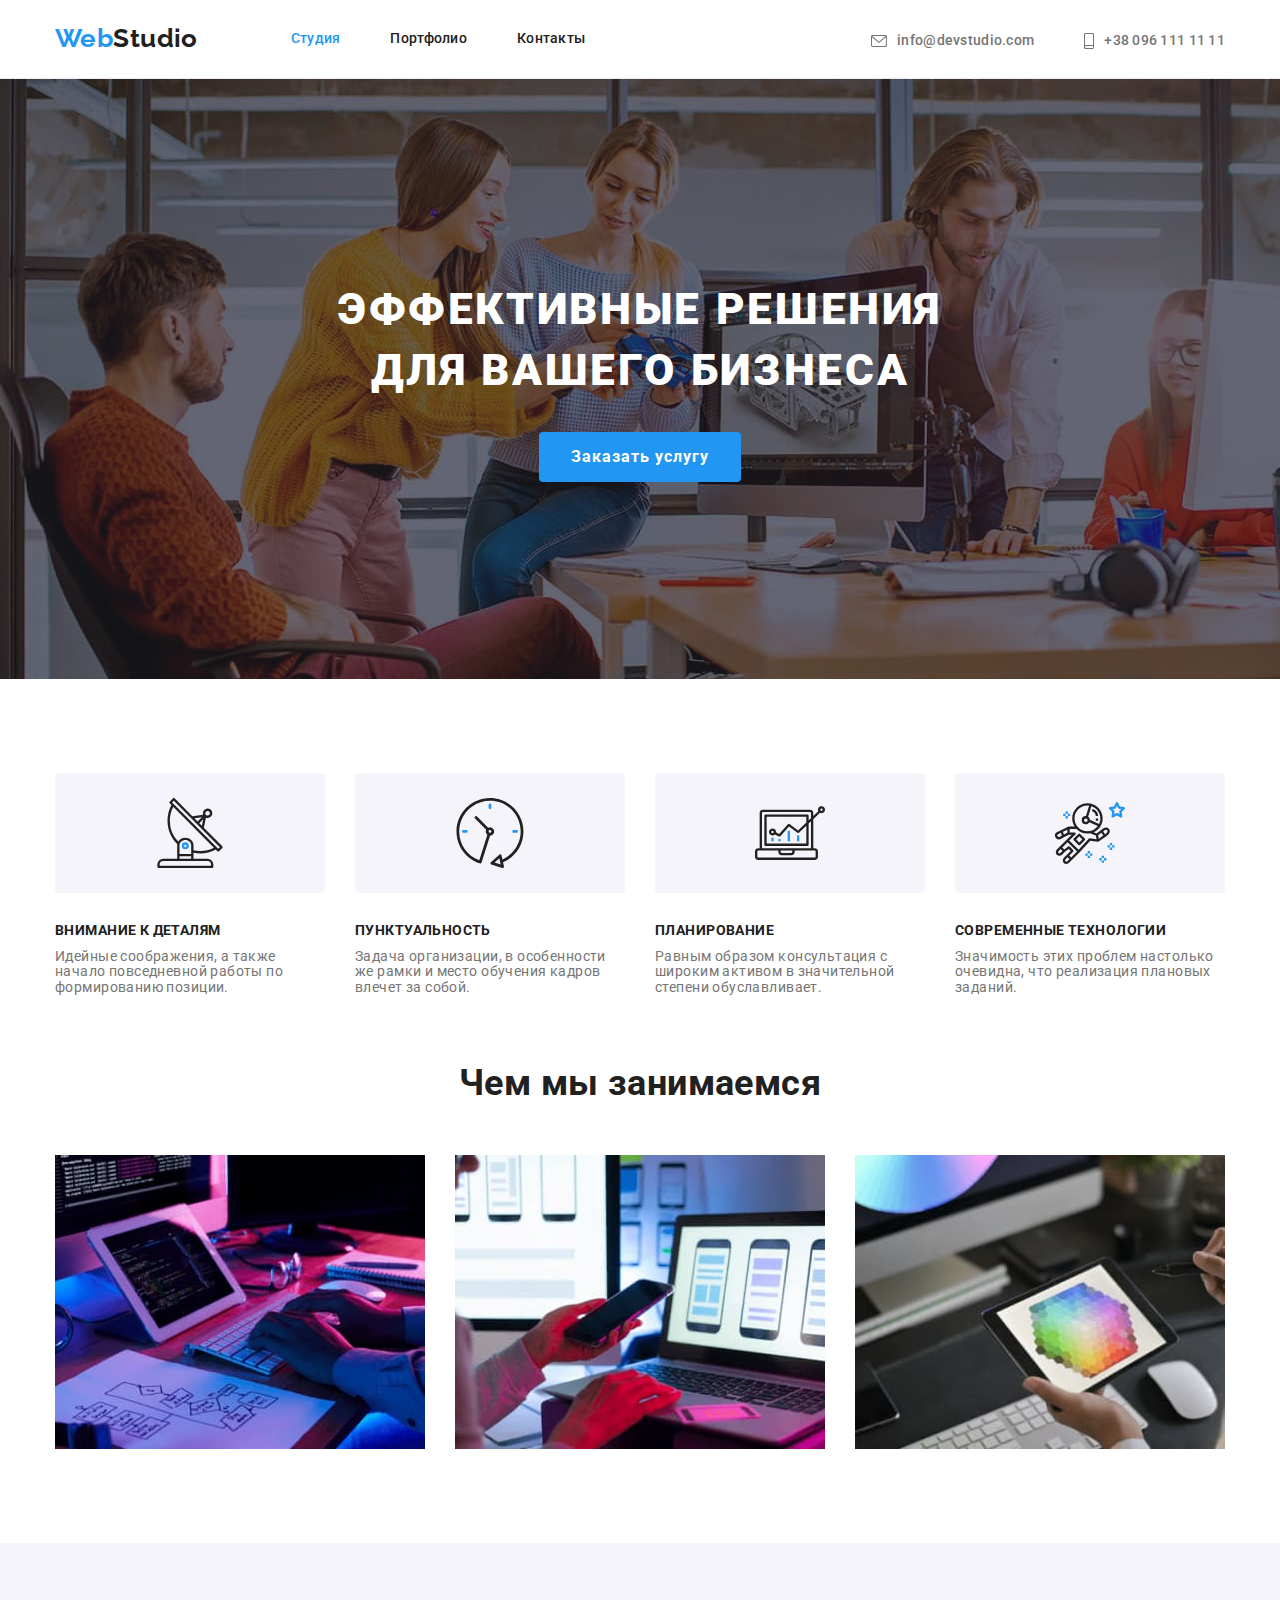
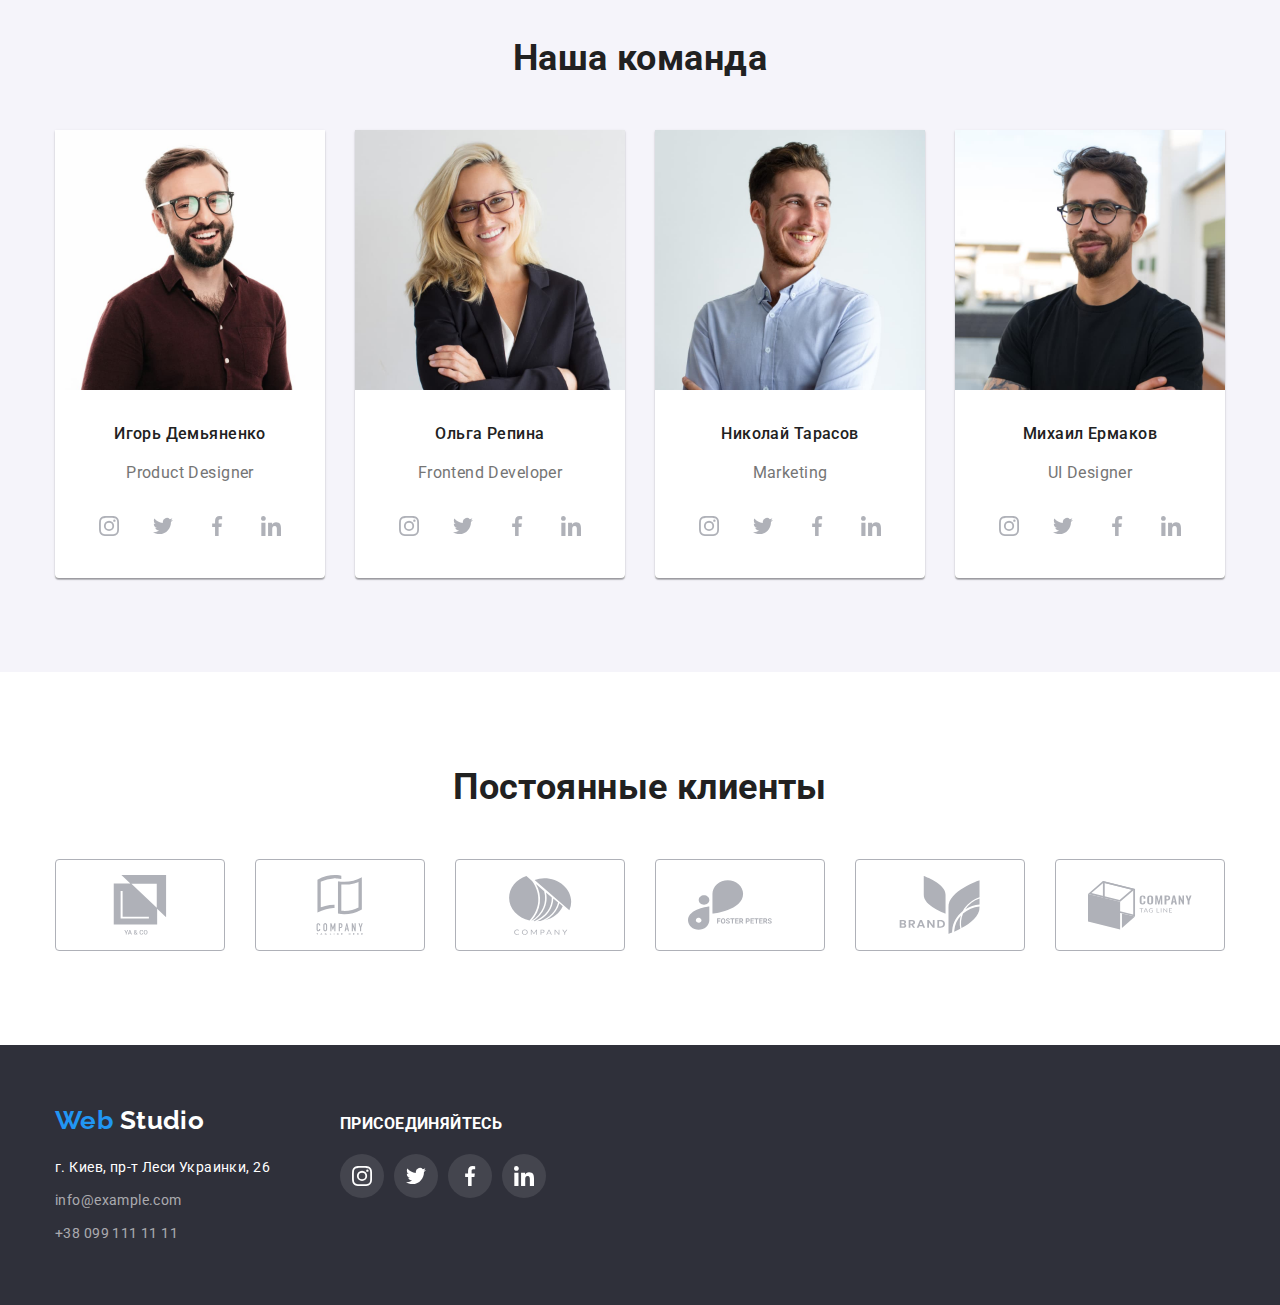
<file: index.html>
<!DOCTYPE html>
<html lang="ru">

<head>
    <meta charset="UTF-8">
    <meta http-equiv="X-UA-Compatible" content="IE=edge">
    <meta name="viewport" content="width=device-width, initial-scale=1.0">
    <title>Document</title>
    <link rel="stylesheet" href="https://cdnjs.cloudflare.com/ajax/libs/modern-normalize/1.1.0/modern-normalize.min.css">
    <link rel="preconnect" href="https://fonts.googleapis.com">
    <link rel="preconnect" href="https://fonts.gstatic.com" crossorigin>
    <link href="https://fonts.googleapis.com/css2?family=Raleway:wght@700&family=Roboto:wght@400;500;700;900&display=swap"
        rel="stylesheet">
    <link rel="stylesheet" href="./css/style.css">
</head>

<body>
    <header class="header">
        <div class="container main-nav">
            <nav class="nav">
            <a  href="#" class="logo-nav" >Web<span class="logoheder">Studio</span></a>
            
            <ul class="nav-container list " >
                <li class="item" ><a href="#" class="link-nav current" >Студия</a></li>
                <li class="item"><a href="./portfolio.html"class="link-nav">Портфолио</a></li>
                <li class="item"><a href="#" class="link-nav">Контакты</a></li>
                    
            </ul>
            </nav>

            <ul class="contacts-section list">
                <li class="item">
                    <a href="mailto:info@devstudio.com" class="contact-link">
                        <svg class="icon-mailto" width="16" height="12">
                            <use href="./image/sprite.svg#icon-mailto"></use>
                        </svg> 
                        info@devstudio.com</a>
                </li>
                <li class="item">
                    <a class="contact-link" href="tel:+380961111111" >
                        <svg class="icon-tel" width="10" height="16">
                            <use href="./image/sprite.svg#icon-tel"></use>
                        </svg>
                        +38 096 111 11 11</a>
                </li>
            </ul>

        </div>
    </header>

    <main class="main">

        <!--Секция Герой-->
        
        <section class="section-hero hero-box">
            
        <div class="container  ">
            <h1 class="title-hero">Эффективные решения для вашего бизнеса</h1>
            <button type="button" class="hero-button">Заказать услугу</button>
        </div>
        </section>
        
        <!--Секция Особенности-->
       
        <section class="section-features">
            <div class="container ">

            <h2 class="title-features">Особенности</h2>

            <ul class="features-container list">
                <li class="item">
                    <div class="icon-features-box">
                    <svg class="icon-features" width="70" height="70">
                        <use href="./image/sprite.svg#icon-antenna"></use>
                    </svg>
                    </div>
                    <h3 class="features-title-list">Внимание к деталям</h3>
                    <p  class="text-title">Идейные соображения, а также начало повседневной работы по формированию позиции.</p>
                </li>
                <li class="item">
                    <div class="icon-features-box">
                        <svg class="icon-features" width="70" height="70">
                            <use href="./image/sprite.svg#icon-clock"></use>
                        </svg>
                    </div>
                    <h3 class="features-title-list">Пунктуальность</h3>
                    <p class="text-title">Задача организации, в особенности же рамки и место обучения кадров влечет за собой.</p>
                </li>
                <li class="item">
                    <div class="icon-features-box">
                        <svg class="icon-features" width="70" height="70">
                            <use href="./image/sprite.svg#icon-diagram"></use>
                        </svg>
                    </div>
                    <h3 class="features-title-list">Планирование</h3>
                    <p class="text-title">Равным образом консультация с широким активом в значительной степени обуславливает.</p>
                </li>
                <li class="item">
                    <div class="icon-features-box">
                        <svg class="icon-features" width="70" height="70">
                            <use href="./image/sprite.svg#icon-astronaut"></use>
                        </svg>
                    </div>
                    <h3 class="features-title-list">Современные технологии</h3>
                    <p class="text-title">Значимость этих проблем настолько очевидна, что реализация плановых заданий.</p>
                </li>
            </ul>
            </div>
        </section>
        
        <!--Секция Чем мы занимаемся-->
       
        <section class="section-work">
            <div class="container">

            <h2 class="work-title ">Чем мы занимаемся</h2>

           <ul class="work-container list">
               <li class="item "><img src="./image/box1.jpg " width="370" alt="Компьютер"/></li>
               <li class="item "><img src="./image/box2.jpg" width="370" alt="Мобильный телефон"/></li>
               <li class="item "><img src="./image/box3.jpg" width="370" alt="Планшет"/></li>
            </ul>

            </div>
        </section>
        
        <!--Секция Наша команда-->
        
         <section class="section-team">
            <div class="container">

            <h2 class="title-team">Наша команда</h2>

            <ul class="container-team list">
                <li class="item">
                    <div class="card-thumb">
                    <img src="./image/team-card1.jpg" alt="Игорь Демьяненко" width="270" />
                    <div class="card-team">
                    <h3 class="team-name ">Игорь Демьяненко</h3>
                    <p class="team-position">Product Designer</p>
                    <ul class="social-links-box list">
                    
                        <li><a class="icon-box-team" href="#">
                                <svg class="icon-team" width="44" height="44">
                                    <use href="./image/sprite.svg#icon-instagram"></use>
                                </svg>
                            </a>
                        </li>
                    
                        <li>
                            <a class="icon-box-team" href="#">
                                <svg class="icon-team" width="44" height="44">
                                    <use href="./image/sprite.svg#icon-twitter"></use>
                                </svg>
                            </a>
                        </li>
                    
                        <li>
                            <a class="icon-box-team" href="#">
                                <svg class="icon-team" width="44" height="44">
                                    <use href="./image/sprite.svg#icon-facebook"></use>
                                </svg>
                            </a>
                        </li>
                    
                        <li>
                            <a class="icon-box-team" href="#">
                                <svg class="icon-team" width="44" height="44">
                                    <use href="./image/sprite.svg#icon-linkedin"></use>
                                </svg>
                            </a>
                        </li>
                    </ul>
                    </div>
                   
                    </div>
                </li>
                <li class="item">
                    <div class="card-thumb">
                    <img src="./image/team-card2.jpg" alt="Ольга Репина" width="270" />                 
                    <div class="card-team">
                    <h3 class="team-name">Ольга Репина</h3>
                    <p class="team-position">Frontend Developer</p>
                    <ul class="social-links-box list">
                    
                        <li><a class="icon-box-team" href="#">
                                <svg class="icon-team" width="44" height="44">
                                    <use href="./image/sprite.svg#icon-instagram"></use>
                                </svg>
                            </a>
                        </li>
                    
                        <li>
                            <a class="icon-box-team" href="#">
                                <svg class="icon-team" width="44" height="44">
                                    <use href="./image/sprite.svg#icon-twitter"></use>
                                </svg>
                            </a>
                        </li>
                    
                        <li>
                            <a class="icon-box-team" href="#">
                                <svg class="icon-team" width="44" height="44">
                                    <use href="./image/sprite.svg#icon-facebook"></use>
                                </svg>
                            </a>
                        </li>
                    
                        <li>
                            <a class="icon-box-team" href="#">
                                <svg class="icon-team" width="44" height="44">
                                    <use href="./image/sprite.svg#icon-linkedin"></use>
                                </svg>
                            </a>
                        </li>
                    </ul>
                    </div>
                    
                    </div>
                </li>
                <li class="item">
                    <div class="card-thumb">
                    <img src="./image/team-card3.jpg" alt="Николай Тарасов" width="270" />
                    <div class="card-team">
                    <h3 class="team-name">Николай Тарасов</h3>
                    <p class="team-position">Marketing</p>
                    <ul class="social-links-box list">
                    
                        <li><a class="icon-box-team" href="#">
                                <svg class="icon-team" width="44" height="44">
                                    <use href="./image/sprite.svg#icon-instagram"></use>
                                </svg>
                            </a>
                        </li>
                    
                        <li>
                            <a class="icon-box-team" href="#">
                                <svg class="icon-team" width="44" height="44">
                                    <use href="./image/sprite.svg#icon-twitter"></use>
                                </svg>
                            </a>
                        </li>
                    
                        <li>
                            <a class="icon-box-team" href="#">
                                <svg class="icon-team" width="44" height="44">
                                    <use href="./image/sprite.svg#icon-facebook"></use>
                                </svg>
                            </a>
                        </li>
                    
                        <li>
                            <a class="icon-box-team" href="#">
                                <svg class="icon-team" width="44" height="44">
                                    <use href="./image/sprite.svg#icon-linkedin"></use>
                                </svg>
                            </a>
                        </li>
                    </ul>
                    </div>
                  
                    </div>
                </li>
                <li class="item">
                    <div class="card-thumb">
                    <img src="./image/img.jpg" alt="Михаил Ермаков" width="270" />
                    <div class="card-team">
                    <h3 class="team-name">Михаил Ермаков</h3>
                    <p class="team-position">UI Designer</p>
                    <ul class="social-links-box list">
                    
                        <li><a class="icon-box-team" href="#">
                                <svg class="icon-team" width="44" height="44">
                                    <use href="./image/sprite.svg#icon-instagram"></use>
                                </svg>
                            </a>
                        </li>
                    
                        <li>
                            <a class="icon-box-team" href="#">
                                <svg class="icon-team" width="44" height="44">
                                    <use href="./image/sprite.svg#icon-twitter"></use>
                                </svg>
                            </a>
                        </li>
                    
                        <li>
                            <a class="icon-box-team" href="#">
                                <svg class="icon-team" width="44" height="44">
                                    <use href="./image/sprite.svg#icon-facebook"></use>
                                </svg>
                            </a>
                        </li>
                    
                        <li>
                            <a class="icon-box-team" href="#">
                                <svg class="icon-team" width="44" height="44">
                                    <use href="./image/sprite.svg#icon-linkedin"></use>
                                </svg>
                            </a>
                        </li>
                    </ul>
                    </div>
                    
                    </div>
                </li>
            </ul>
            </div>
         </section>
         <!-- Секция наши клиенты -->
         <section class="section-our-clients">

            <div class="container">
                <h2 class="title-team">Постоянные клиенты</h2>
                <ul class="container-our-clients list">

                <li class="item border">
                    <a class="icon-box-clients" href="#">
                        <svg class="icon-clients" width="170" height="92">
                            <use href="./image/sprite.svg#icon-logo1"></use>
                        </svg> 
                    </a>
                </li>
                <li class="item">
                    <a class="icon-box-clients" href="#">
                        <svg class="icon-clients" width="170" height="92">
                            <use href="./image/sprite.svg#icon-logo2"></use>
                        </svg> 
                    </a>
                </li>
                <li class="item">
                    <a class="icon-box-clients" href="#">
                        <svg class="icon-clients" width="170" height="92">
                            <use href="./image/sprite.svg#icon-logo3"></use>
                        </svg> 
                    </a>
                </li>
                <li class="item">
                    <a class="icon-box-clients" href="#">
                        <svg  class="icon-clients" width="170" height="92">
                            <use href="./image/sprite.svg#icon-logo4"></use>
                        </svg>
                    </a>
                </li>
                <li class="item">
                    <a class="icon-box-clients" href="#">
                        <svg class="icon-clients" width="170" height="92">
                            <use href="./image/sprite.svg#icon-logo5"></use>
                        </svg> 
                    </a>
                </li>
                <li class="item">
                    <a class="icon-box-clients" href="#">
                        <svg  class="icon-clients" width="170" height="92">
                            <use href="./image/sprite.svg#icon-logo6"></use>
                        </svg>
                    </a>
                </li>
                </ul>

            </div>

         </section>
        
    </main>
<!--Футер  -->
    <footer class="section-footer">
        <div class="container footer-box ">
            <div class="">
        <a href="#" class="logo-footer">Web <span class="logofooter">Studio</span></a>
        <address>
            <ul class="adress-box list">                
            <li class="list-adress"><p>г. Киев, пр-т Леси Украинки, 26</p></li>
            <li class="list-adress"><a href="mailto:info@example.com "class="contact-footer" >info@example.com</a></li>
            <li class="list-adress"><a href="tel:+380991111111 " class="contact-footer">+38 099 111 11 11</a></li>
            </ul>
        </address>
        </div>
        <div class="join">
            <h3 class="title-footer-join">Присоединяйтесь</h3>
            <ul class="container-social-link list">
                <li class="item-list">
                    <a class="link-social-footer" href="#">
                        <svg class="icon-social-footer" >
                            <use href="./image/sprite.svg#icon-instagram"></use>
                        </svg>
                    </a>
                </li>
                <li class="item-list">
                    <a class="link-social-footer" href="#">
                        <svg class="icon-social-footer" >
                            <use href="./image/sprite.svg#icon-twitter"></use>
                        </svg>
                    </a>
                </li>
                <li class="item-list">
                    <a class="link-social-footer" href="#">
                        <svg class="icon-social-footer" >
                            <use href="./image/sprite.svg#icon-facebook"></use>
                        </svg>
                    </a>
                </li>
                <li class="item-list">
                    <a class="link-social-footer" href="#">
                        <svg class="icon-social-footer" >
                            <use href="./image/sprite.svg#icon-linkedin"></use>
                        </svg>
                    </a>
                </li>
            </ul>
        </div>
        </div>
        
    </footer>
</body>

</html>
</file>
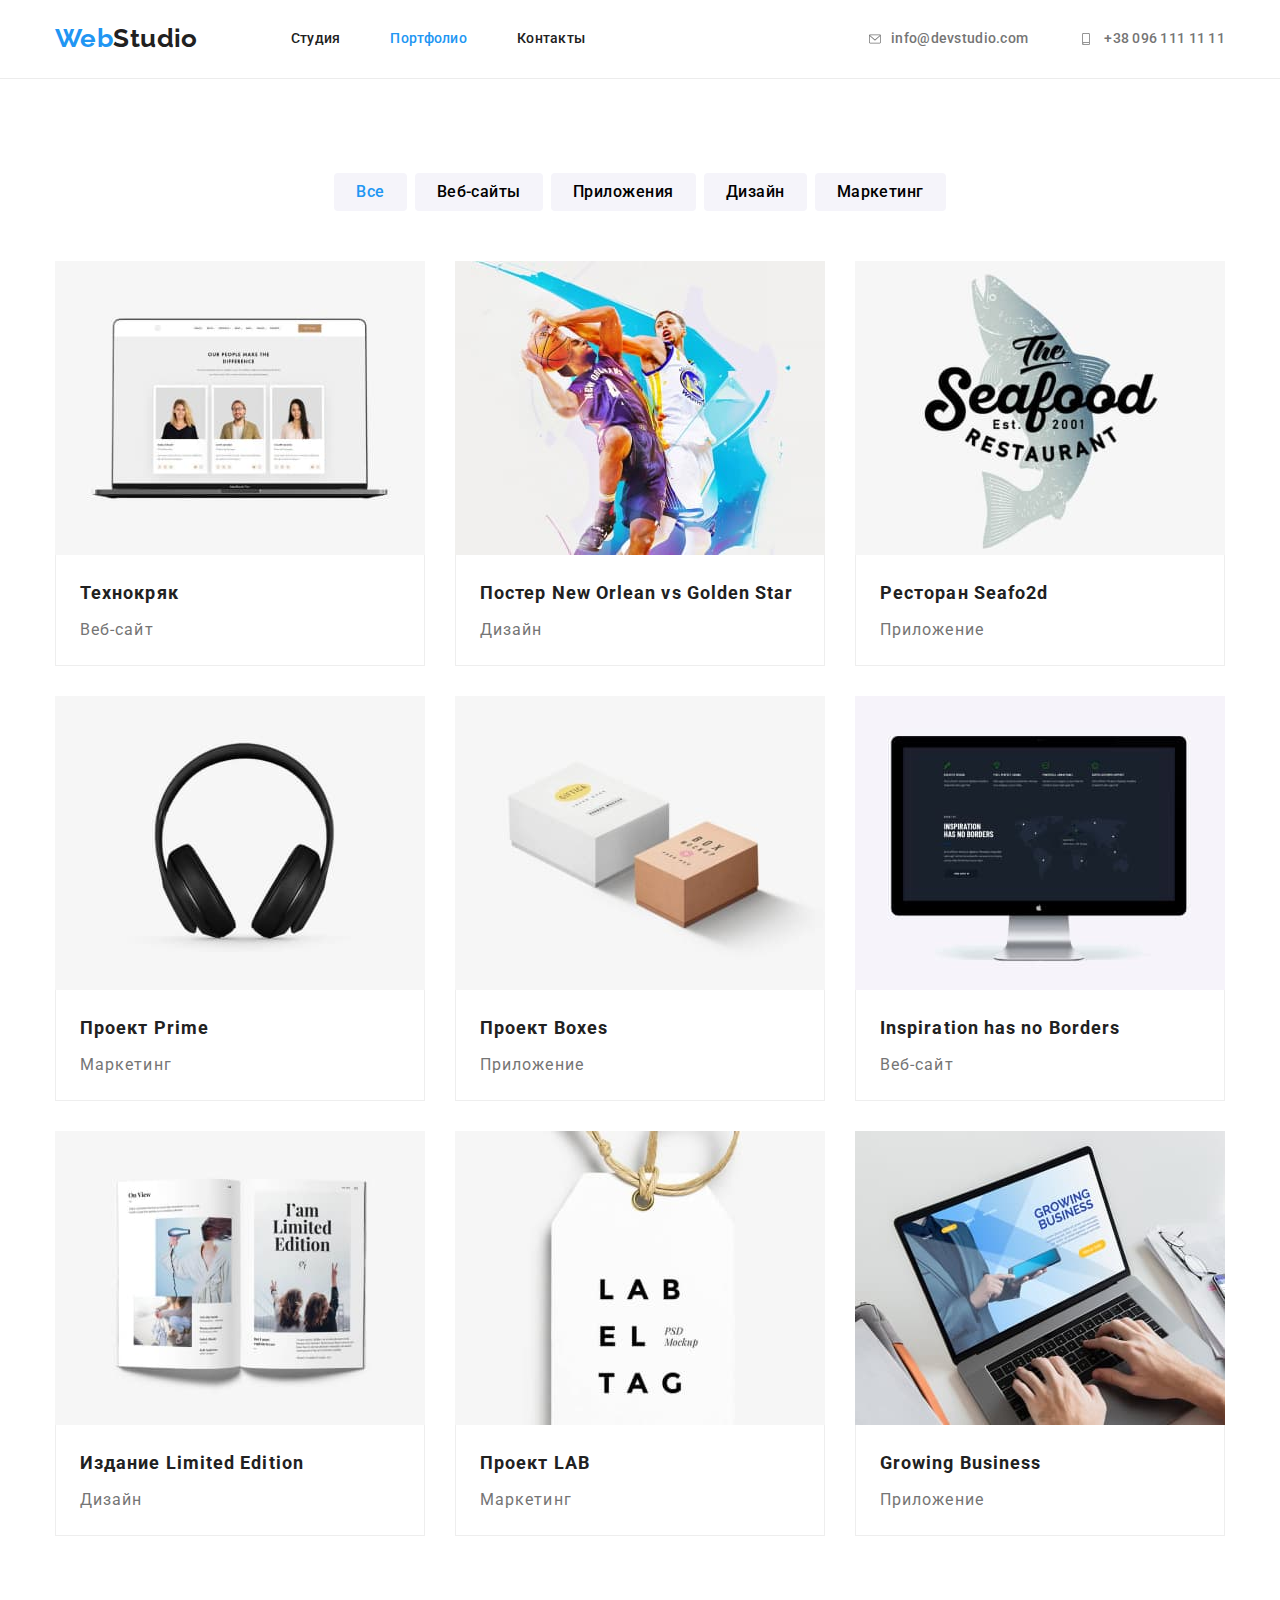
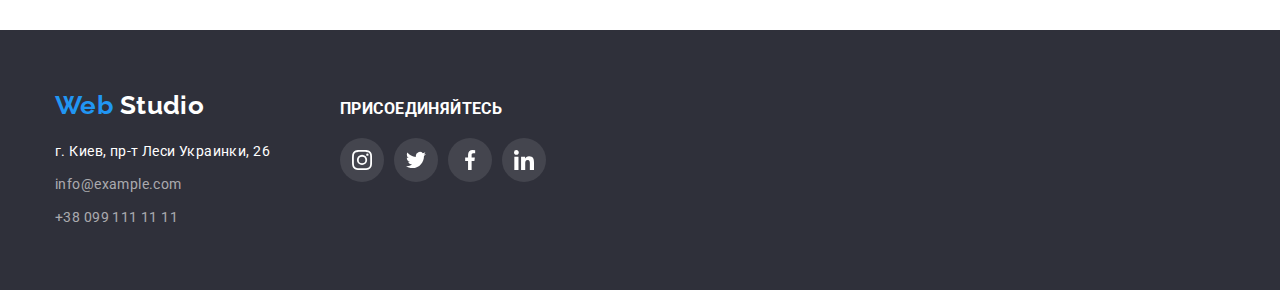
<file: portfolio.html>
<!DOCTYPE html>
<html lang="ru">

<head>
    <meta charset="UTF-8">
    <meta http-equiv="X-UA-Compatible" content="IE=edge">
    <meta name="viewport" content="width=device-width, initial-scale=1.0">
    <title>Document</title>
    <link rel="stylesheet"
        href="https://cdnjs.cloudflare.com/ajax/libs/modern-normalize/1.1.0/modern-normalize.min.css">
    <link rel="preconnect" href="https://fonts.googleapis.com">
    <link rel="preconnect" href="https://fonts.gstatic.com" crossorigin>
    <link
        href="https://fonts.googleapis.com/css2?family=Raleway:wght@700&family=Roboto:wght@400;500;700;900&display=swap"
        rel="stylesheet">
    <link rel="stylesheet" href="./css/style.css">
</head>

<body>
<header class="header">
    <div class="container main-nav">
        <nav class="nav">
            <a href="#" class="logo-nav">Web<span class="logoheder">Studio</span></a>

            <ul class="nav-container list ">
                <li class="item"><a href="./index.html" class="link-nav ">Студия</a></li>
                <li class="item"><a href="./portfolio.html" class="link-nav current">Портфолио</a></li>
                <li class="item"><a href="#" class="link-nav">Контакты</a></li>

            </ul>
        </nav>

        <ul class="contacts-section list">
            <li class="item">
                <a href="mailto:info@devstudio.com" class="contact-link">
                    <svg class="icon-mailto" width="12" height="16">
                        <use href="./image/sprite.svg#icon-mailto"></use>
                    </svg>
                    info@devstudio.com</a>
            </li>
            <li class="item">
                <a class="contact-link" href="tel:+380961111111">
                    <svg class="icon-tel" width="16" height="12">
                        <use href="./image/sprite.svg#icon-tel"></use>
                    </svg>
                    +38 096 111 11 11</a>
            </li>
        </ul>

    </div>
</header>
    <main>
        <!-- Секция Портфолио -->
        <Section class="section-portfolio" >

        <!-- Фильтр портфолио -->
        <div class="container ">
            <h1 class="portfolio-buttons-title ">Наши работы</h1>
            <ul class="buttons list">
            <li class="item"><button type="button" class="portfolio-button current">Все</button></li>
            <li class="item"><button type="button" class="portfolio-button">Веб-сайты</button></li>
            <li class="item"><button type="button" class="portfolio-button">Приложения</button></li>
            <li class="item"><button type="button" class="portfolio-button">Дизайн</button></li>
            <li class="item"><button type="button" class="portfolio-button">Маркетинг</button></li>
            </ul>

     
        <ul class="portfolio-box list ">
            
            <li class="item "> 
                <a href="#" class="portfolio-list">
                <img src="./image/технокряк.jpg" width="370" alt="компьютер с сайтом"/>
                <div class="card-content">
                <h2 class="portfolio-title">Технокряк</h2>
                <p class="portfolio-text">Веб-сайт</p>
                </div>
                </a>
             </li>

            <li class="item"> 
                <a href="#" class="portfolio-list">
                <img src="./image/посте-new-orlean.jpg" width="370" alt="Два баскетболиста"/>
                <div class="card-content">
                <h2 class="portfolio-title">Постер New Orlean vs Golden Star</h2>
                <p class="portfolio-text">Дизайн</p>
                </div>
                </a>
            </li>

            <li class="item"> 
                <a href="#" class="portfolio-list">
                <img src="./image/The-seafood-restoran.jpg" width="370" alt="Рыба с названием ресторана"/>
                <div class="card-content">
                <h2 class="portfolio-title">Ресторан Seafo2d</h2>
                <p class="portfolio-text">Приложение</p>
                </div>
                </a>
            </li>

            <li class="item">
                <a href="#" class="portfolio-list">
                <img src="./image/проект-Prime.jpg" width="370" alt="Наушники"/>
                <div class="card-content">
                <h2 class="portfolio-title">Проект Prime</h2>
                <p class="portfolio-text">Маркетинг</p>
                </div>
                </a>
            </li>

            <li class="item">
                <a href="#" class="portfolio-list">
                <img src="./image/Проект-Box.jpg" width="370" alt="Кирпич"/>
                <div class="card-content">
                <h2 class="portfolio-title">Проект Boxes</h2>
                <p class="portfolio-text">Приложение</p>
                </div>
                </a>
            </li>

            <li class="item">  
                <a href="#" class="portfolio-list">
                <img src="./image/inspiration-has-no-border.jpg" width="370" alt="Монитор компьютера"/>
                <div class="card-content">
                <h2 class="portfolio-title">Inspiration has no Borders</h2>
                <p  class="portfolio-text"> Веб-сайт</p>
                </div>
                </a>
             </li>

            <li class="item">
                <a href="#" class="portfolio-list">
                <img src="./image/издание-limited-edition.jpg" width="370" alt="Журнал" />
                <div class="card-content">
                <h2 class="portfolio-title">Издание Limited Edition</h2>
                <p class="portfolio-text">Дизайн</p>
                </div>
                </a>
            </li>

            <li class="item"> 
                <a href="#" class="portfolio-list">
                <img src="./image/проект-lab.jpg" width="370" alt="Бирка" />
                <div class="card-content">
                <h2 class="portfolio-title">Проект LAB</h2>
                <p class="portfolio-text">Маркетинг</p>
                </div>
                </a>
            </li>

            <li class="item">
                <a href="#" class="portfolio-list">
                <img src="./image/growing-bisness.jpg" width="370" alt="Ноутбук с сайтом" />
                <div class="card-content">
                <h2 class="portfolio-title">Growing Business</h2>
                <p class="portfolio-text">Приложение</p>
                </div>
                </a>
            </li>
        </ul>
        </div>
    </Section>

    </main>
    <!--Футер  -->

    <footer class="section-footer">
        <div class="container footer-box ">
            <div class="">
                <a href="#" class="logo-footer">Web <span class="logofooter">Studio</span></a>
                <address>
                    <ul class="adress-box list">
                        <li class="list-adress">
                            <p>г. Киев, пр-т Леси Украинки, 26</p>
                        </li>
                        <li class="list-adress"><a href="mailto:info@example.com "
                                class="contact-footer">info@example.com</a></li>
                        <li class="list-adress"><a href="tel:+380991111111 " class="contact-footer">+38 099 111 11 11</a>
                        </li>
                    </ul>
                </address>
            </div>
            <div class="join">
                <h3 class="title-footer-join">Присоединяйтесь</h3>
                <ul class="container-social-link list">
                    <li class="item-list">
                        <a class="link-social-footer" href="#">
                            <svg class="icon-social-footer">
                                <use href="./image/sprite.svg#icon-instagram"></use>
                            </svg>
                        </a>
                    </li>
                    <li class="item-list">
                        <a class="link-social-footer" href="#">
                            <svg class="icon-social-footer">
                                <use href="./image/sprite.svg#icon-twitter"></use>
                            </svg>
                        </a>
                    </li>
                    <li class="item-list">
                        <a class="link-social-footer" href="#">
                            <svg class="icon-social-footer">
                                <use href="./image/sprite.svg#icon-facebook"></use>
                            </svg>
                        </a>
                    </li>
                    <li class="item-list">
                        <a class="link-social-footer" href="#">
                            <svg class="icon-social-footer">
                                <use href="./image/sprite.svg#icon-linkedin"></use>
                            </svg>
                        </a>
                    </li>
                </ul>
            </div>
        </div>
    
    </footer>
</body>
</html>
</file>
<file: css/style.css>
:root {
  --primery-texte-color: #757575; /*Основной цвет */
  --second-color: #212121; /* Второй цвет  */
  --accent-color: #2196f3; /*Акцентный цвет */
  --whitw-color-texte: #ffffff;
  --hero-footer-color: #2f303a; /*Цвет в футере и блоке герой */
  --secondery-backgraund: #f5f4fa; /*цвет фона в блоке наша команда*/
}
body {
  font-family: 'Roboto', sans-serif;
  background: white;
  font-size: 14px;
  color: var(--primery-texte-color);
  letter-spacing: 0.03em;
}

.list {
  list-style: none;
  padding: 0px;
  margin: 0px;
}
h1,
h2,
h3,
h4,
h5,
h6,
p {
  margin: 0px;
}
img {
  display: block;
  max-width: 100%;
  height: auto;
}
.container {
  width: 1200px;
  margin-right: auto;
  margin-left: auto;
  padding-left: 15px;
  padding-right: 15px;
}
.header {
  border-bottom: 1px solid #ececec;
  padding-top: 24px;
  padding-bottom: 24px;
}
/*logo*/
.logo-nav {
  color: var(--accent-color);
  font-family: raleway;
  text-decoration: none;
  font-weight: 700;
  font-size: 26px;

  margin-right: 93px;
}
.logoheder {
  color: var(--second-color);
}

/*секция навигация*/
.main-nav {
  display: flex;
  align-items: baseline;
}
.nav {
  display: flex;
  align-items: center;
}
.nav-container {
  display: flex;
}
.nav-container .item:not(:last-child) {
  margin-right: 50px;
}
.link-nav {
  color: var(--second-color);
  line-height: 1.1;
  letter-spacing: 0.02em;
  text-decoration: none;
  font-weight: 500;
  display: block;
}
.nav-container .list {
  color: var(--second-color);
}

.nav-container .link-nav:hover,
.nav-container .link-nav:focus {
  color: var(--accent-color);
}
.current {
  color: var(--accent-color);
}
.contacts-section {
  display: flex;
  justify-content: flex-end;
  align-items: center;
  margin-left: auto;
}

.icon-mailto {
  fill: currentColor;
  margin-right: 10px;
}
.icon-tel {
  fill: currentColor;
  margin-right: 10px;
}

.contacts-section .item:not(:last-child) {
  margin-right: 50px;
}
.contact-link {
  color: var(--primery-texte-color);
  text-decoration: none;
  line-height: 1.1;
  letter-spacing: 0.02em;
  font-weight: 500;
  display: flex;
  align-items: center;
}
.contact-link:hover {
  color: var(--accent-color);
}
.contact-link .icon-mailto:hover {
  fill: var(--accent-color);
}
.contact-link .icon-tel:hover {
  fill: var(--accent-color);
}

/* Секция герой */

.section-hero {
  text-align: center;
  padding-top: 200px;
  padding-bottom: 200px;
  padding-left: 0;
  padding-right: 0;
  background: var(--hero-footer-color);
}

.hero-box {
  max-width: 1600px;
  height: 600px;
  margin-right: auto;
  margin-left: auto;
  background-image: linear-gradient(rgba(47, 48, 58, 0.4), rgba(47, 48, 58, 0.4)),
    url(../image/bg-image.jpg);
}

.title-hero {
  color: var(--whitw-color-texte);
  font-size: 44px;
  line-height: 1.4;
  letter-spacing: 0.06em;
  text-align: center;
  text-transform: uppercase;
  font-weight: 900;
  width: 696px;

  margin-bottom: 30px;
  margin-left: auto;
  margin-right: auto;
}

.hero-button {
  text-decoration: none;
  font-family: inherit;
  font-weight: 700;
  font-size: 16px;
  line-height: 1.86;
  letter-spacing: 0.06em;
  cursor: pointer;
  color: var(--whitw-color-texte);
  background-color: var(--accent-color);
  padding: 10px 32px;
  border-radius: 4px;
  border: none;
}

.hero-button:hover,
.hero-button:focus {
  background: #188ce8;
  text-decoration: none;
}
/* Особенности */
.section-features {
  padding-bottom: 94px;
  padding-top: 94px;
}
.title-features {
  visibility: hidden;
  position: absolute;
  clip: rect(0 0 0 0);
  width: 1px;
  height: 1px;
  margin: -1px;
}
.features-container {
  display: flex;
  margin: 0px;
}
.icon-features-box {
  display: flex;
  justify-content: center;
  align-items: center;
  height: 120px;
  background-color: #f5f4fa;
  margin-bottom: 30px;
  border-radius: 4px;
}

.icon-features {
  display: block;
  margin: 0;
}
.features-title-list {
  font-size: 14px;
  text-transform: uppercase;
  font-weight: 700;
  line-height: 1.14;
  letter-spacing: 0.03em;
  color: var(--second-color);

  margin-bottom: 10px;
  margin-right: 30px;
}

.features-container .item:not(:last-child) {
  margin-right: 30px;
}
.text-title {
  color: var(--primery-texte-color);
  font-weight: 400;
  line-height: 1.1;
}
.features-container > .item {
  width: 270px;
  height: 101px;
}
/* Чем мы занимаемся */
.section-work {
  padding-bottom: 94px;
  padding-top: 94px;
}
.work-container {
  display: flex;
}

.work-link {
  margin-right: 30px;
}

.work-container .item:not(:last-child) {
  margin-right: 30px;
}

.work-title {
  color: var(--second-color);
  font-weight: 700;
  font-size: 36px;
  line-height: 1.2;
  text-align: center;
  display: block;

  margin-bottom: 50px;
}

/* Секция наша команда */

.section-team {
  background: var(--secondery-backgraund);
  padding-top: 94px;
  padding-bottom: 94px;
}

.container-team {
  display: flex;
}
.card-thumb {
  box-shadow: 0px 1px 3px rgba(0, 0, 0, 0.12), 0px 1px 1px rgba(0, 0, 0, 0.14),
    0px 2px 1px rgba(0, 0, 0, 0.2);
  border-radius: 0px 0px 4px 4px;
  width: 270px;
}
.card-team {
  padding: 30px 32px;
}
.container-team > .item {
  background-color: var(--whitw-color-texte);
}
.container-team > .item:not(:last-child) {
  margin-right: 30px;
}
.title-team {
  color: var(--second-color);
  font-weight: 700;
  font-size: 36px;
  line-height: 1.2;
  text-align: center;
  display: block;
  margin-bottom: 50px;
}
.team-name {
  font-size: 16px;
  color: var(--second-color);
  line-height: 1.8;
  font-weight: 500;
  text-align: center;

  margin-bottom: 10px;
}
.team-position {
  color: var(--primery-texte-color);
  font-weight: 400;
  line-height: 1.8;
  font-size: 16px;
  text-align: center;
  padding-bottom: 16px;
}
.social-links-box {
  display: flex;
  justify-content: space-between;
  /* padding: 0 32px 30px 32px; */
}
.icon-box-team {
  width: 44px;
  height: 44px;
  border-radius: 50%;
  display: flex;
  justify-content: center;
  align-items: center;
}
.icon-team {
  fill: #afb1b8;
  width: 20px;
  height: 20px;
}
.icon-box-team:hover .icon-team,
.icon-box-team:focus .icon-team {
  fill: var(--whitw-color-texte);
}
.icon-box-team:hover,
.icon-box-team:focus {
  background-color: var(--accent-color);
  border-radius: 50%;
  display: flex;
  justify-content: center;
  align-items: center;
}

/* Наши клиенты */
.section-our-clients {
  padding-top: 94px;
  padding-bottom: 94px;
}
.container-our-clients {
  display: flex;
  justify-content: space-between;
  align-items: center;
}

.icon-clients {
  fill: #afb1b8;
  width: 106px;
  height: 60px;
}
.icon-box-clients:hover,
.icon-box-clients:focus {
  border: 1px solid var(--accent-color);
  fill: var(--accent-color);
}
.icon-box-clients:hover .icon-clients,
.icon-box-clients:focus .icon-clients {
  fill: var(--accent-color);
}
.icon-box-clients {
  border: 1px solid #afb1b8;
  box-sizing: border-box;
  border-radius: 4px;
  width: 170px;
  height: 92px;
  padding: 16px 32px;
  display: flex;
  align-items: center;
  justify-content: center;
}

/* Футер */
.section-footer {
  background: var(--hero-footer-color);
  padding-bottom: 60px;
  padding-top: 60px;
  /* display: flex;
  justify-content: flex-start; */
}
.footer-box {
  display: flex;
  justify-content: baseline;
  align-items: baseline;
}
.logo-footer {
  color: var(--accent-color);
  text-decoration: none;
  font-family: Raleway;
  line-height: 1.19;
  font-weight: 700;
  font-size: 26px;
  margin-bottom: 20px;
  display: block;
}
.logofooter {
  color: var(--whitw-color-texte);
  margin-bottom: 20px;
}
.adress-box {
  color: var(--whitw-color-texte);
  font-style: normal;
  font-weight: 400;
  line-height: 1.7;
}

.adress-box .list-adress:not(:last-child) {
  margin-bottom: 9px;
}
.contact-footer {
  font-style: normal;
  text-decoration: none;
  font-weight: 400;
  line-height: 1.7;
  color: rgba(255, 255, 255, 0.6);
  margin-bottom: 9px;
}
.contact-footer:hover,
.contact-footer:focus {
  color: var(--accent-color);
}
.join {
  margin-left: 70px;
  padding: 0px;
}
.title-footer-join {
  line-height: 1.15;
  text-transform: uppercase;
  color: var(--whitw-color-texte);
  font-style: normal;
  margin-bottom: 20px;
}

.container-social-link {
  display: flex;
  padding: 0px;
  margin: 0px;
}
.item-list {
  margin-right: 10px;
  width: 100%;
}
.item-list:not(:last-child) {
  margin-right: 10px;
}
.link-social-footer {
  border-radius: 50%;
  background-color: rgba(255, 255, 255, 10%);
  display: flex;
  align-items: center;
  justify-content: center;
  width: 44px;
  height: 44px;
}
.link-social-footer:hover,
.link-social-footer:focus {
  background-color: royalblue;
}

.icon-social-footer {
  fill: var(--whitw-color-texte);
  padding: 0;
  width: 20px;
  height: 20px;
  display: block;
  align-items: center;
  justify-content: center;
}

/* Портфолио */
.section-portfolio {
  padding-top: 94px;
  padding-bottom: 94px;
}
.buttons {
  display: flex;
  justify-content: center;
  margin-bottom: 50px;
}
.portfolio-buttons-title {
  visibility: hidden;
  position: absolute;
  clip: rect(0 0 0 0);
  width: 1px;
  height: 1px;
  margin: -1px;
}
.portfolio-button {
  text-decoration: none;
  font-family: inherit;
  font-weight: 500;
  font-size: 16px;
  line-height: 1.62;
  letter-spacing: 0.03em;
  cursor: pointer;

  background-color: var(--secondery-backgraund);
  border: none;
  border-radius: 4px;
  padding: 6px 22px;
}
.buttons .item:not(:last-child) {
  margin-right: 8px;
}
.portfolio-button:hover,
.portfolio-button:focus {
  background: #188ce8;
  text-decoration: none;
  color: var(--whitw-color-texte);
  box-shadow: 0px 3px 1px rgba(0, 0, 0, 0.1), 0px 1px 2px rgba(0, 0, 0, 0.08),
    0px 2px 2px rgba(0, 0, 0, 0.12);
}

.portfolio-box {
  color: var(--second-color);

  display: flex;
  flex-wrap: wrap;
  margin: 0px;
  padding: 0px;
  margin-left: -30px;
  margin-top: -30px;
}
.portfolio-box > .item {
  flex-basis: calc((100% / 3)- 30px);

  margin-left: 30px;
  margin-top: 30px;
}

.portfolio-list {
  text-decoration: none;
  font-weight: 700;
  font-size: 18px;
  line-height: 2;
  letter-spacing: 0.06em;
  text-decoration: none;
  display: block;
}
.portfolio-list:hover,
.portfolio-list:focus {
  box-shadow: 0px 1px 1px rgba(0, 0, 0.12), 0px 4px 4px rgba(0, 0, 0, 0.06),
    1px 4px 6px rgba(0, 0, 0, 0.16);
}
.portfolio-title {
  font-weight: 700;
  font-size: 18px;
  line-height: 2;
  letter-spacing: 0.06em;
  color: var(--second-color);
  text-decoration: none;

  margin-bottom: 4px;
}
.portfolio-text {
  font-size: 16px;
  font-weight: 400;
  line-height: 1.87;
  color: var(--primery-texte-color);
}

.card-content {
  padding: 20px 24px;
  border-bottom: 1px solid #eeeeee;
  border-left: 1px solid #eeeeee;
  border-right: 1px solid #eeeeee;
}
</file>
